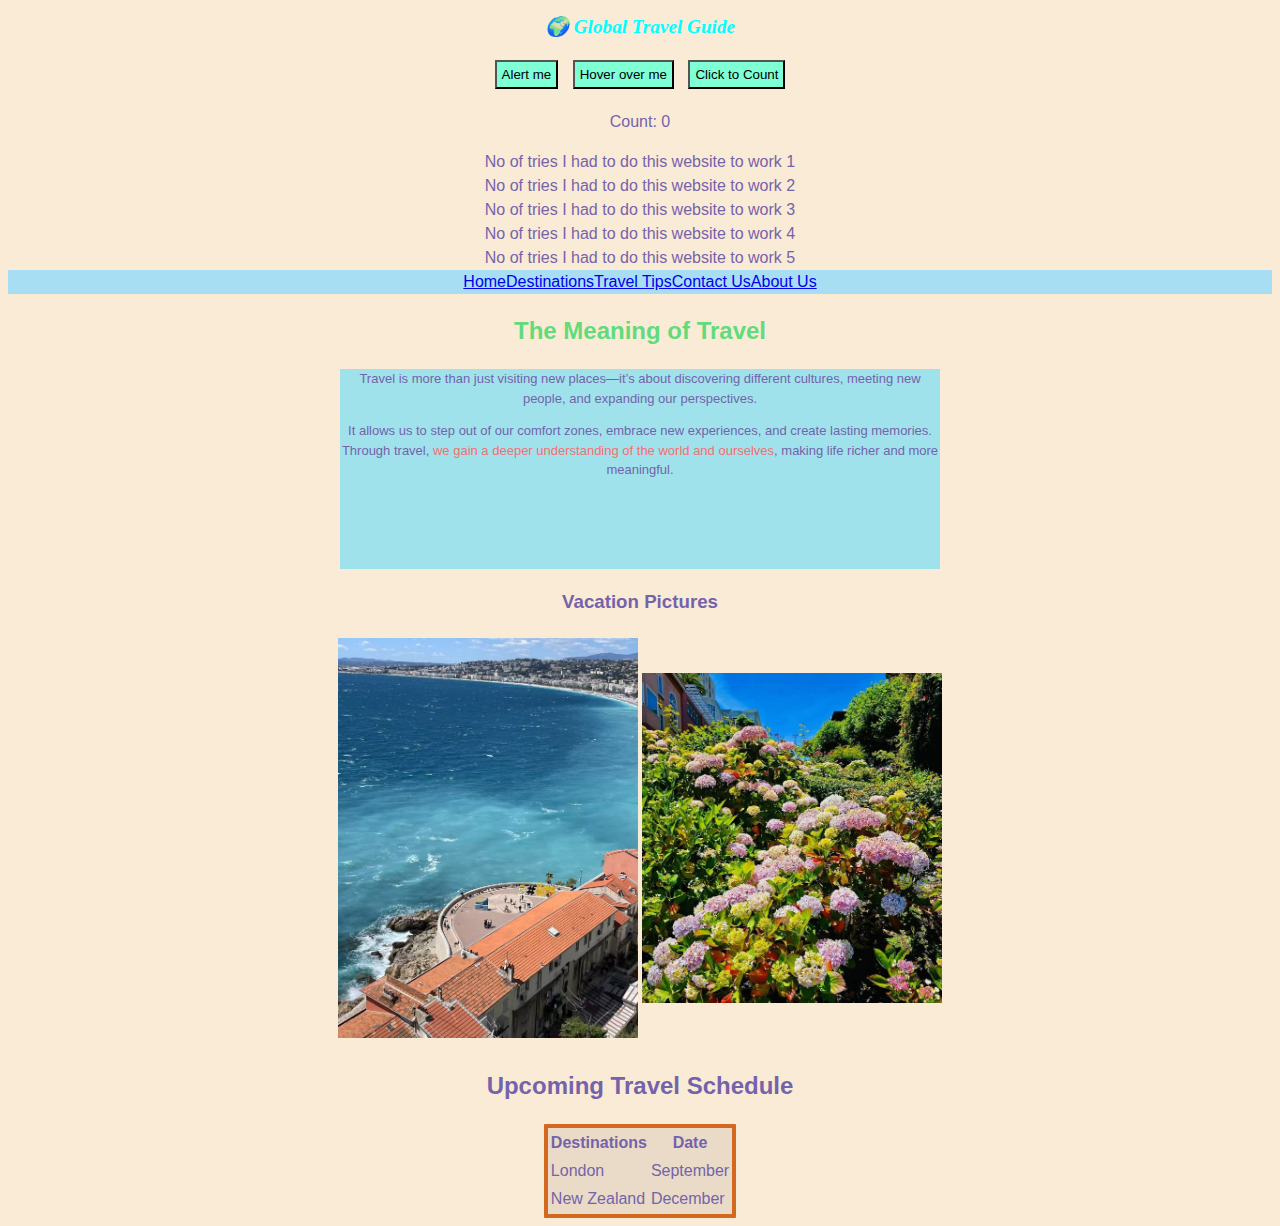
<file: index.html>
<!DOCTYPE html>
<html lang="en">

<head>
    <meta charset="UTF-8">
    <meta name="viewport" content="width=device-width, initial-scale=1.0">
    <link rel="stylesheet" href="./styles/styles.css">
    <title>Global Travel Guide - Explore the Beauty of the World</title>

</head>

<body>
    <!-- This is the body part -->
    <center>
        <h1>🌍 Global Travel Guide</h1>
        <button id = "alertMe" >Alert me</button>
        <button id="hoverButton">Hover over me</button>
        <button id="buttonCounter">Click to Count</button>
        <p id="counter">Count: 0</p>  
        <div id="container"></div>
    </center>
    <center>
        <nav class="flex-container">

            <a class="mainmeun">
                <a href="index.html">Home</a>
            </a>
            <a class="mainmeun">
                <a href="Destinations.html">Destinations</a>
            </a>
            <a class="mainmeun">
                <a href="Tips.html">Travel Tips</a>
            </a>
            <a class="mainmeun">
                <a href="contact.html">Contact Us</a>
            </a>
            <a class="mainmeun">
                <a href="About Us.html">About Us</a>
            </a>

        </nav>
    </center>
    <center>
        <h2 class="title">The Meaning of Travel</h2>
    </center>
    <center>
        <div id="main">
            <p>
                Travel is more than just visiting new places—it’s about discovering different cultures, meeting new
                people,
                and
                expanding our perspectives.
            </p>
            <p>It allows us to step out of our comfort zones, embrace new experiences, and
                create
                lasting memories. Through travel, <span style="color: #f66e6e;">we gain a deeper understanding of the
                    world and ourselves</span>, making life
                richer
                and more meaningful.
            </p>
        </div>
    </center>
    <center>
        <h3>Vacation Pictures</h3>
    </center>
    <center>
        <table>
            <tr>
                <td>
                    <img height="300" width="300" src="18181742756801_.pic.jpg" alt="AngleBay in NICE">
                </td>
                <td>
                    <img height="300" width="300" src="18191742756841_.pic.jpg">
                </td>
            </tr>
        </table>
    </center>
    <center>
        <h2>Upcoming Travel Schedule</h2>
    </center>
    <center>
        <table style="background-color: rgb(233, 219, 199);
                  border:4px;border-style: solid;
                  border-radius: 1px; border-color: chocolate;">
            <th>
                Destinations
            </th>
            <th>
                Date
            </th>
            <tr>
                <td>
                    London
                </td>
                <td>
                    September
                </td>
            </tr>
            <tr>
                <td>
                    New Zealand
                </td>
                <td>
                    December
                </td>
            </tr>
        </table>
    </center>
<script src="./script/script.js"> </script>
</body>

</html>
</file>
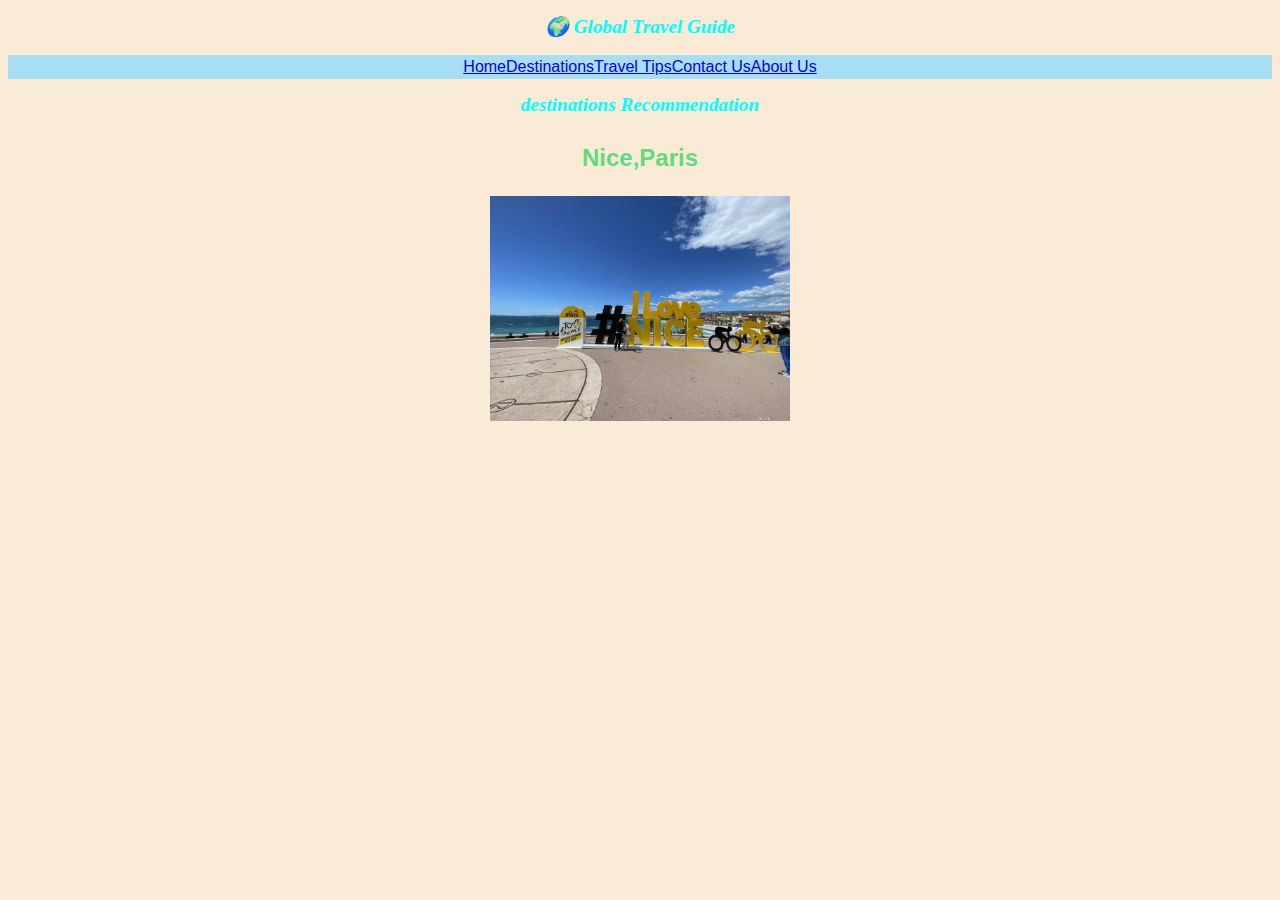
<file: Destinations.html>
<!DOCTYPE html>
<html lang="en">
<head>
    <meta charset="UTF-8">
    <meta name="viewport" content="width=device-width, initial-scale=1.0">
    <title>Destinations Guide</title>
    <link rel="stylesheet" href="./styles/styles.css">
</head>
<body>
    <center>
        <h1>🌍 Global Travel Guide</h1>
    </center>
    <center>
        <nav class="flex-container">
            
            <a class="mainmeun">
                <a href="index.html">Home</a>
            </a>
            <a class="mainmeun">
                <a href="Destinations.html">Destinations</a>
            </a>
            <a class="mainmeun">
                <a href="Tips.html">Travel Tips</a>
            </a>
            <a class="mainmeun">
                <a href="contact.html">Contact Us</a>
            </a>
            <a class="mainmeun">
                <a href="About Us.html">About Us</a>
            </a>
        
    </nav>

        <h1 >destinations Recommendation</h1> 
        <h2 class="title">Nice,Paris</h2>
        <img height="300" width="300" src="WechatIMG1822.jpg">

    </center>
</body>
</html>
</file>
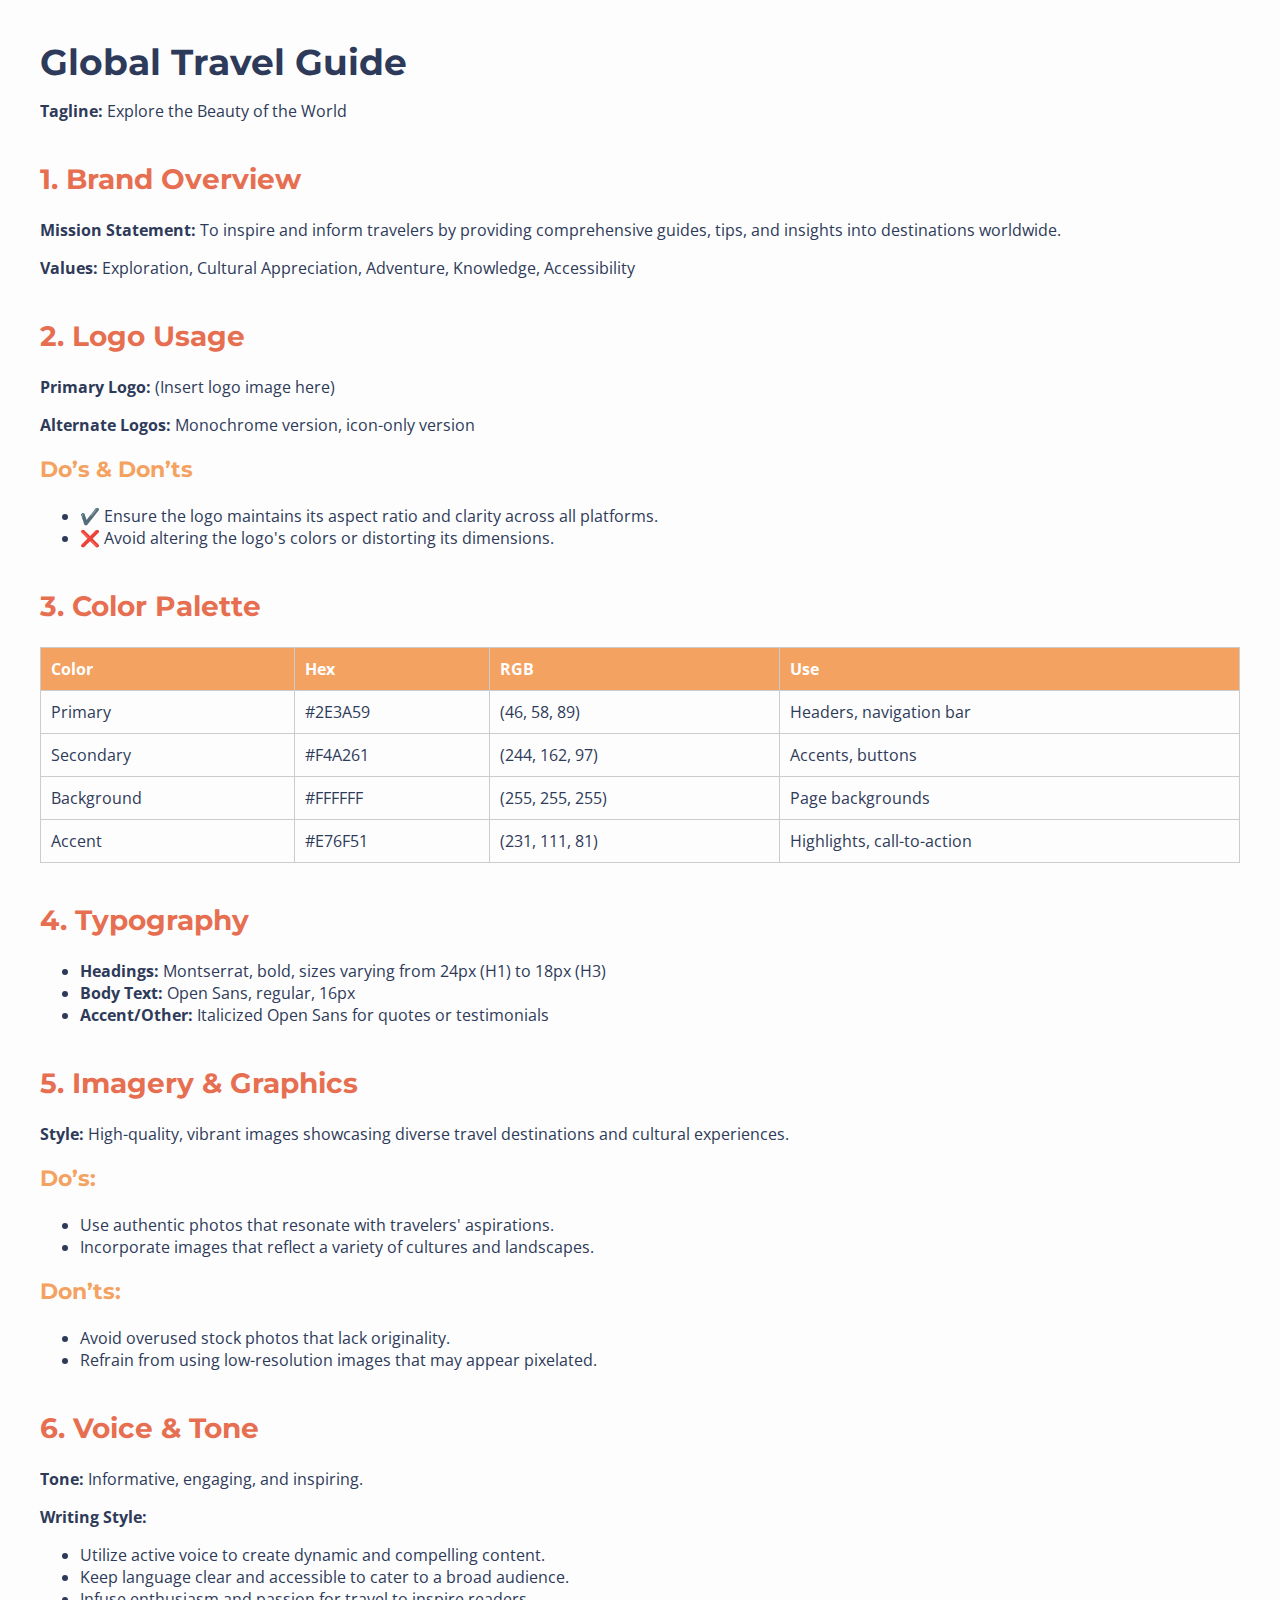
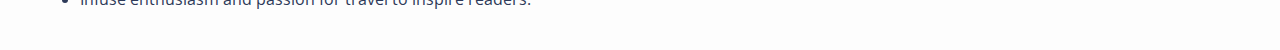
<file: guide.html>
<!DOCTYPE html>
<html lang="en">
<head>
  <meta charset="UTF-8" />
  <meta name="viewport" content="width=device-width, initial-scale=1.0" />
  <title>Global Travel Guide - Branding Guide</title>
  <link href="https://fonts.googleapis.com/css2?family=Montserrat:wght@400;700&family=Open+Sans&display=swap" rel="stylesheet">
  <style>
    body {
      font-family: 'Open Sans', sans-serif;
      margin: 40px;
      background-color: #fdfdfd;
      color: #2e3a59;
    }
    h1, h2, h3 {
      font-family: 'Montserrat', sans-serif;
      color: #2e3a59;
    }
    h1 {
      font-size: 36px;
      margin-bottom: 10px;
    }
    h2 {
      font-size: 28px;
      margin-top: 40px;
      color: #e76f51;
    }
    h3 {
      font-size: 22px;
      margin-top: 20px;
      color: #f4a261;
    }
    table {
      width: 100%;
      border-collapse: collapse;
      margin-top: 10px;
    }
    th, td {
      border: 1px solid #ccc;
      padding: 10px;
      text-align: left;
    }
    th {
      background-color: #f4a261;
      color: #fff;
    }
    code {
      background-color: #f4f4f4;
      padding: 2px 6px;
      border-radius: 4px;
      font-family: monospace;
    }
  </style>
</head>
<body>

  <h1>Global Travel Guide</h1>
  <p><strong>Tagline:</strong> Explore the Beauty of the World</p>

  <h2>1. Brand Overview</h2>
  <p><strong>Mission Statement:</strong> To inspire and inform travelers by providing comprehensive guides, tips, and insights into destinations worldwide.</p>
  <p><strong>Values:</strong> Exploration, Cultural Appreciation, Adventure, Knowledge, Accessibility</p>

  <h2>2. Logo Usage</h2>
  <p><strong>Primary Logo:</strong> (Insert logo image here)</p>
  <p><strong>Alternate Logos:</strong> Monochrome version, icon-only version</p>
  <h3>Do’s & Don’ts</h3>
  <ul>
    <li>✔️ Ensure the logo maintains its aspect ratio and clarity across all platforms.</li>
    <li>❌ Avoid altering the logo's colors or distorting its dimensions.</li>
  </ul>

  <h2>3. Color Palette</h2>
  <table>
    <tr>
      <th>Color</th>
      <th>Hex</th>
      <th>RGB</th>
      <th>Use</th>
    </tr>
    <tr>
      <td>Primary</td>
      <td>#2E3A59</td>
      <td>(46, 58, 89)</td>
      <td>Headers, navigation bar</td>
    </tr>
    <tr>
      <td>Secondary</td>
      <td>#F4A261</td>
      <td>(244, 162, 97)</td>
      <td>Accents, buttons</td>
    </tr>
    <tr>
      <td>Background</td>
      <td>#FFFFFF</td>
      <td>(255, 255, 255)</td>
      <td>Page backgrounds</td>
    </tr>
    <tr>
      <td>Accent</td>
      <td>#E76F51</td>
      <td>(231, 111, 81)</td>
      <td>Highlights, call-to-action</td>
    </tr>
  </table>

  <h2>4. Typography</h2>
  <ul>
    <li><strong>Headings:</strong> Montserrat, bold, sizes varying from 24px (H1) to 18px (H3)</li>
    <li><strong>Body Text:</strong> Open Sans, regular, 16px</li>
    <li><strong>Accent/Other:</strong> Italicized Open Sans for quotes or testimonials</li>
  </ul>

  <h2>5. Imagery & Graphics</h2>
  <p><strong>Style:</strong> High-quality, vibrant images showcasing diverse travel destinations and cultural experiences.</p>
  <h3>Do’s:</h3>
  <ul>
    <li>Use authentic photos that resonate with travelers' aspirations.</li>
    <li>Incorporate images that reflect a variety of cultures and landscapes.</li>
  </ul>
  <h3>Don’ts:</h3>
  <ul>
    <li>Avoid overused stock photos that lack originality.</li>
    <li>Refrain from using low-resolution images that may appear pixelated.</li>
  </ul>

  <h2>6. Voice & Tone</h2>
  <p><strong>Tone:</strong> Informative, engaging, and inspiring.</p>
  <p><strong>Writing Style:</strong></p>
  <ul>
    <li>Utilize active voice to create dynamic and compelling content.</li>
    <li>Keep language clear and accessible to cater to a broad audience.</li>
    <li>Infuse enthusiasm and passion for travel to inspire readers.</li>
  </ul>

</body>
</html>
</file>
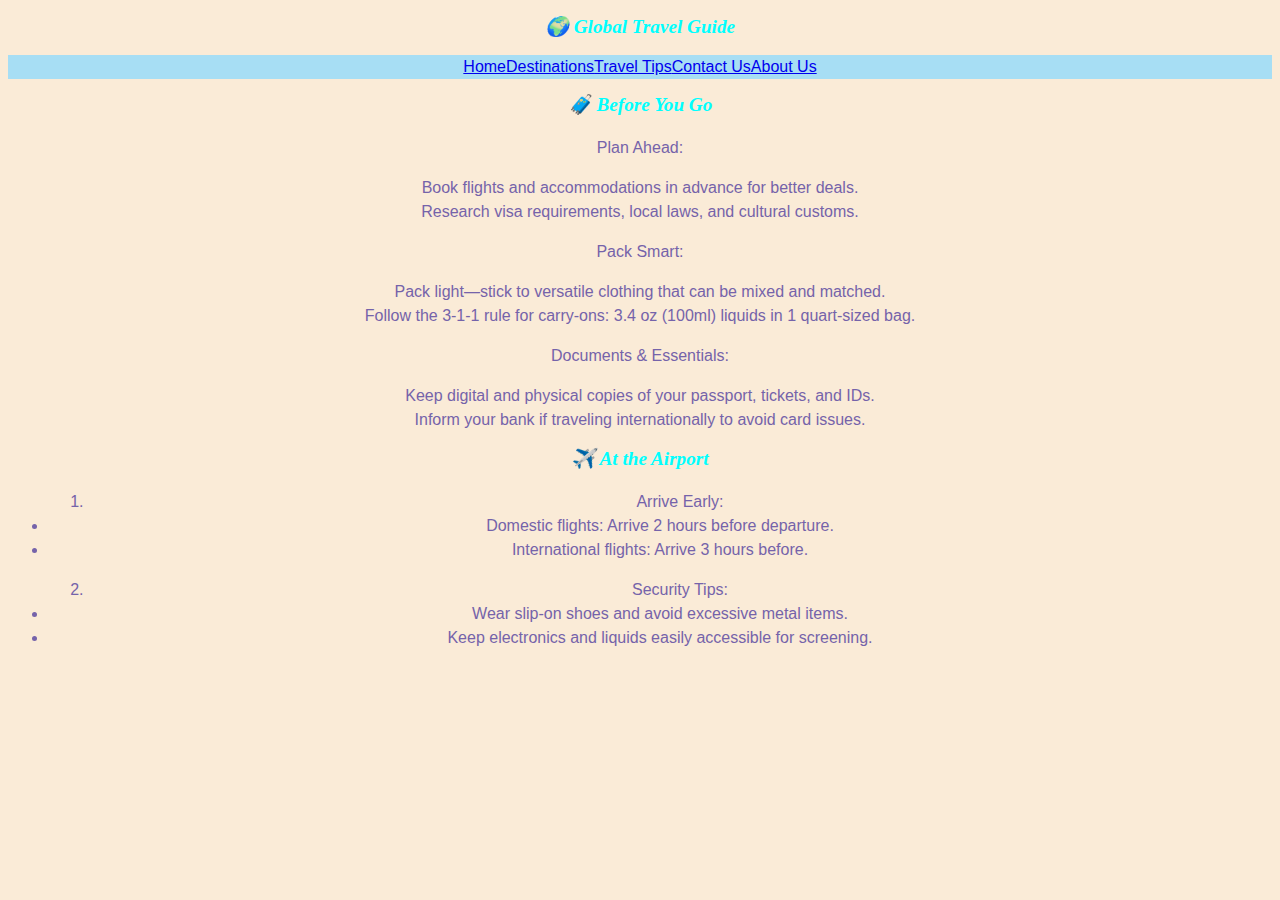
<file: Tips.html>
<!DOCTYPE html>
<html lang="en">

<head>
    <meta charset="UTF-8">
    <meta name="viewport" content="width=device-width, initial-scale=1.0">
    <title>Destinations Guide</title>
    <link rel="stylesheet" href="./styles/styles.css">
</head>

<body>
    <center>
        <h1>🌍 Global Travel Guide</h1>
    
    
        <nav class="flex-container">
            
            <a class="mainmeun">
                <a href="index.html">Home</a>
            </a>
            <a class="mainmeun">
                <a href="Destinations.html">Destinations</a>
            </a>
            <a class="mainmeun">
                <a href="Tips.html">Travel Tips</a>
            </a>
            <a class="mainmeun">
                <a href="contact.html">Contact Us</a>
            </a>
            <a class="mainmeun">
                <a href="About Us.html">About Us</a>
            </a>
        
    </nav>
    
    
        <h1>🧳 Before You Go</h1>
        <p>Plan Ahead:</p>
        Book flights and accommodations in advance for better deals. <br>
        Research visa requirements, local laws, and cultural customs.
        <p>Pack Smart:</p>
        Pack light—stick to versatile clothing that can be mixed and matched. <br>
        Follow the 3-1-1 rule for carry-ons: 3.4 oz (100ml) liquids in 1 quart-sized bag.
        <p>Documents & Essentials:</p>
        Keep digital and physical copies of your passport, tickets, and IDs. <br>
        Inform your bank if traveling internationally to avoid card issues.
        <h1>✈️ At the Airport</h1>

        <ul>
            <ol type="1" start="1">
                <li>Arrive Early:</li>
            </ol>
            <li>Domestic flights: Arrive 2 hours before departure.</li>
            <li>International flights: Arrive 3 hours before.</li>
        </ul>
        <ul>
            <ol type="1" start="2">
                <li>Security Tips:</li>
            </ol>
            <li>Wear slip-on shoes and avoid excessive metal items.</li>
            <li>Keep electronics and liquids easily accessible for screening.</li>
        </ul>
    </center>
</body>

</html>
</file>
<file: styles/styles.css>
/* Navigation menu item styling */
mainmeun{
    display: inline;
    background-color:rgb(169, 122, 122);
    font-size:larger;
    padding: 5px;
    margin: 5px;
    }

/* Main header styling */
h1 {
    font-size: larger;
    font-style: italic;
    color: aqua;
    font-family: antiquewhite;
    text-align: center;
}

/* Subheader with class 'title' */
h2.title {
    font-size: xxlarger;
    color: rgb(97, 219, 123);
    text-align: center;
}

/* ID selector for main content area */
#main {
    background-color: rgb(159, 226, 236);
    width: 600px;
    height: 200px;
    font-family: 'Segoe UI', Tahoma, Geneva, Verdana, sans-serif;
    font-size: small;
    text-align: center;
}


/* General body styling with background image */
body {
    background-color: antiquewhite;
    color: rgb(117, 99, 170);
    background-image: url('https://assets.weforum.org/article/image/ek3sGupZavMFym4ZwTpTLTxF0RkhU20F2-XoJnnTXD0.jpg');
    background-size: cover;
    font-family: 'Open Sans', sans-serif;
    font-size: 16px;
    line-height: 1.5;
}

/* Flexbox layout for navigation container */
.flex-container{
    display: flex;
    direction: row;
    background-color: rgb(167, 222, 244);
    flex-wrap: wrap;
    justify-content: center;
}

/* Button styling */
button{
    padding: 5px;
    margin: 5px;
    background-color: aquamarine;
}

/* Make all images responsive */
img {
    max-width: 100%;
    height: auto;
  }


/* Generic content block styling */
.content {
  margin: 20px;
  padding: 15px;
}
</file>
